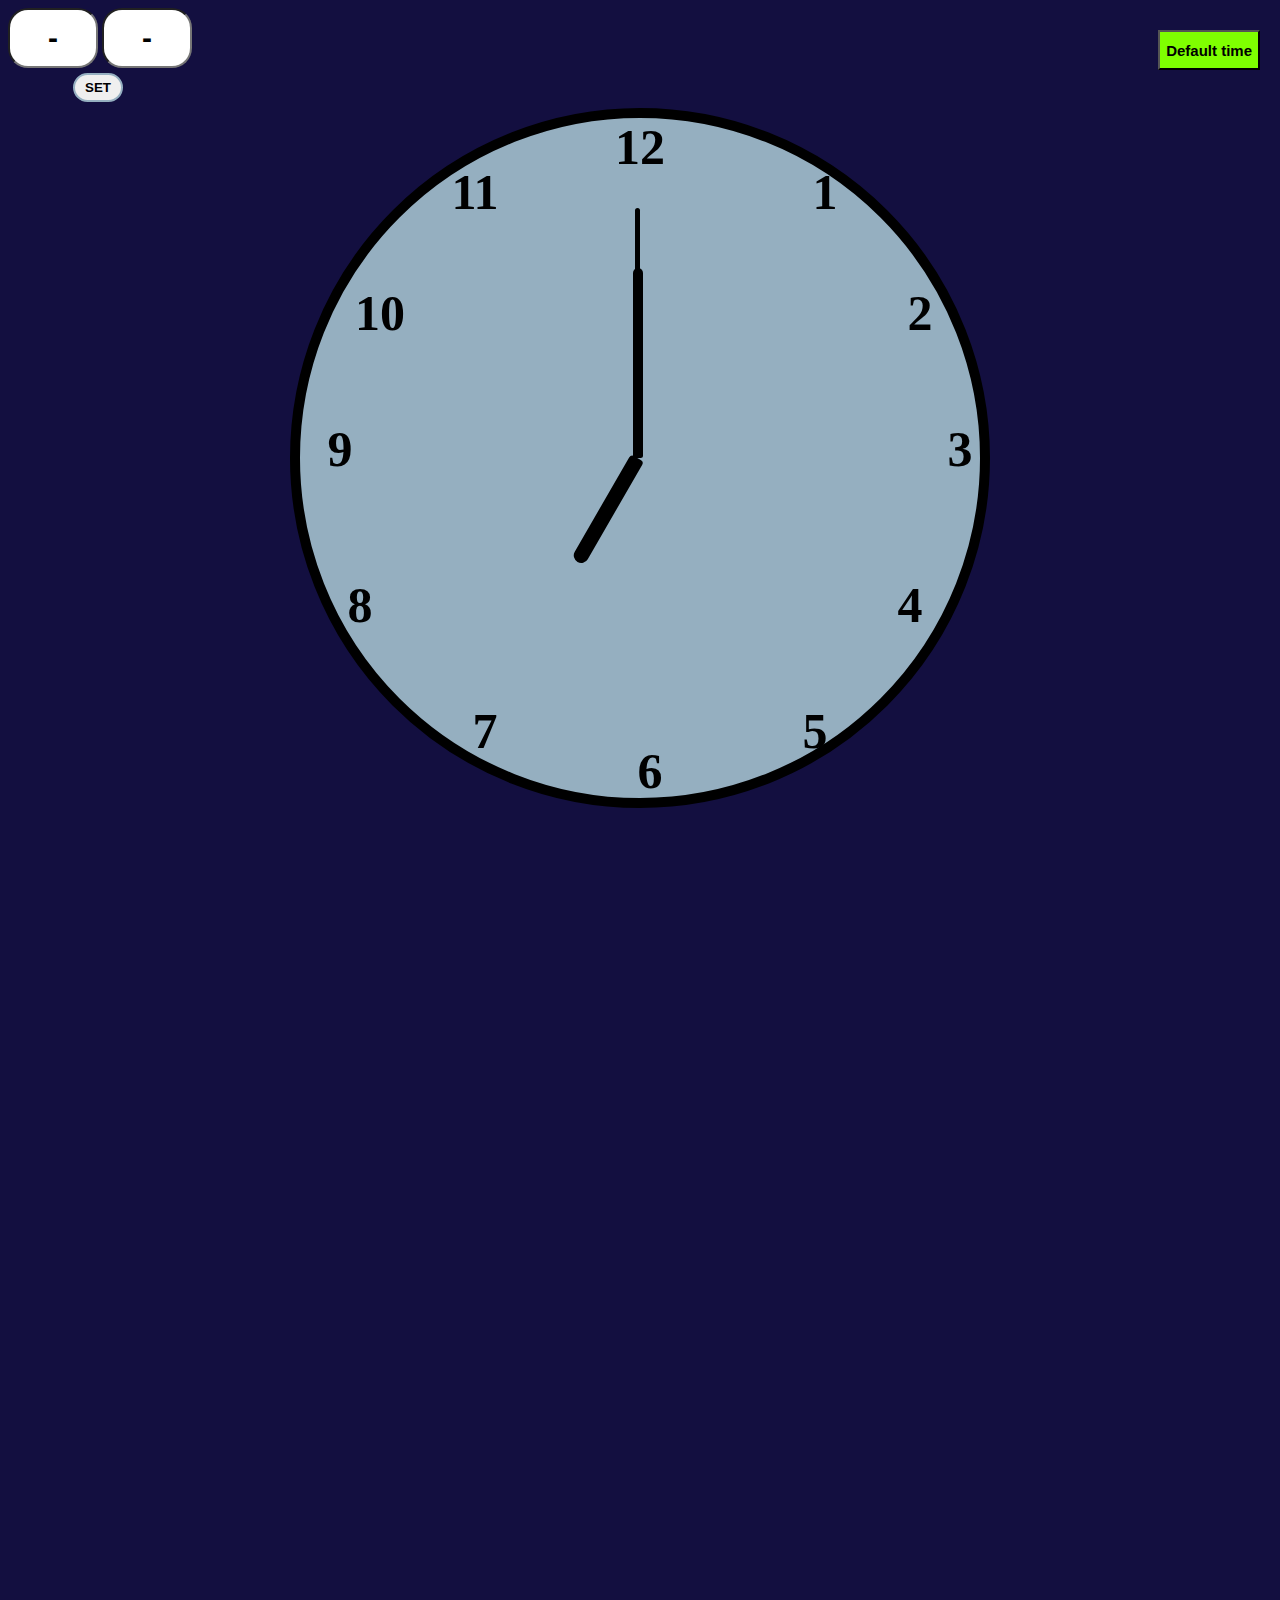
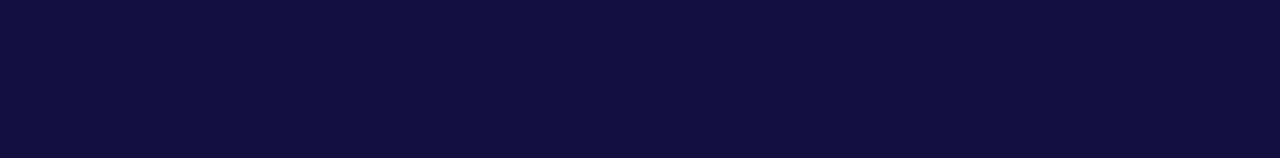
<file: AnalogClock/index.html>
<!DOCTYPE html>
<html lang="en">
<head>
    <meta charset="UTF-8">
    <meta http-equiv="X-UA-Compatible" content="IE=edge">
    <meta name="viewport" content="width=device-width, initial-scale=1.0">
    <title>Analog Clock</title>

    <link rel="apple-touch-icon" sizes="180x180" href="images/apple-touch-icon.png">
    <link rel="icon" type="image/png" sizes="32x32" href="images/favicon-32x32.png">
    <link rel="icon" type="image/png" sizes="16x16" href="images/favicon-16x16.png">
    <link rel="manifest" href="images/site.webmanifest">
    <link rel="mask-icon" href="images/safari-pinned-tab.svg" color="#5bbad5">
    <meta name="msapplication-TileColor" content="#da532c">
    <meta name="theme-color" content="#ffffff">

    <link rel="stylesheet" href="style.css">
</head>
<body>
    <button id="defaultTime">Default time</button>
    <div class="setter">
        <input type="text" name="" id="HOUR" class="setting" value="-">
        <input type="text" name="" id="MINUTE" class="setting"value="-">
        <button id="set">SET</button>
    </div>
    <div class="clockbody">
        <div class="number-11 number">11</div>
        <div class="number-12 number">12</div>
        <div class="number-1 number">1</div>
        <div class="number-10 number">10</div>
        <div class="number-2 number">2</div>
        <div class="number-9 number">9</div>
        <div class="number-3 number">3</div>
        <div class="number-8 number">8</div>
        <div class="number-4 number">4</div>
        <div class="number-7 number">7</div>
        <div class="number-6 number">6</div>
        <div class="number-5 number">5</div>
    </div>
    <div class="dials">
        <div id="minuteHand" style="transform: rotate(180deg);"></div>
        <div id="secHand" style="transform: rotate(180deg);"></div>
        <div id="hourHand" style="transform: rotate(180deg);"></div>
    </div>
    <script src="script.js"></script>
</body>
</html>
</file>
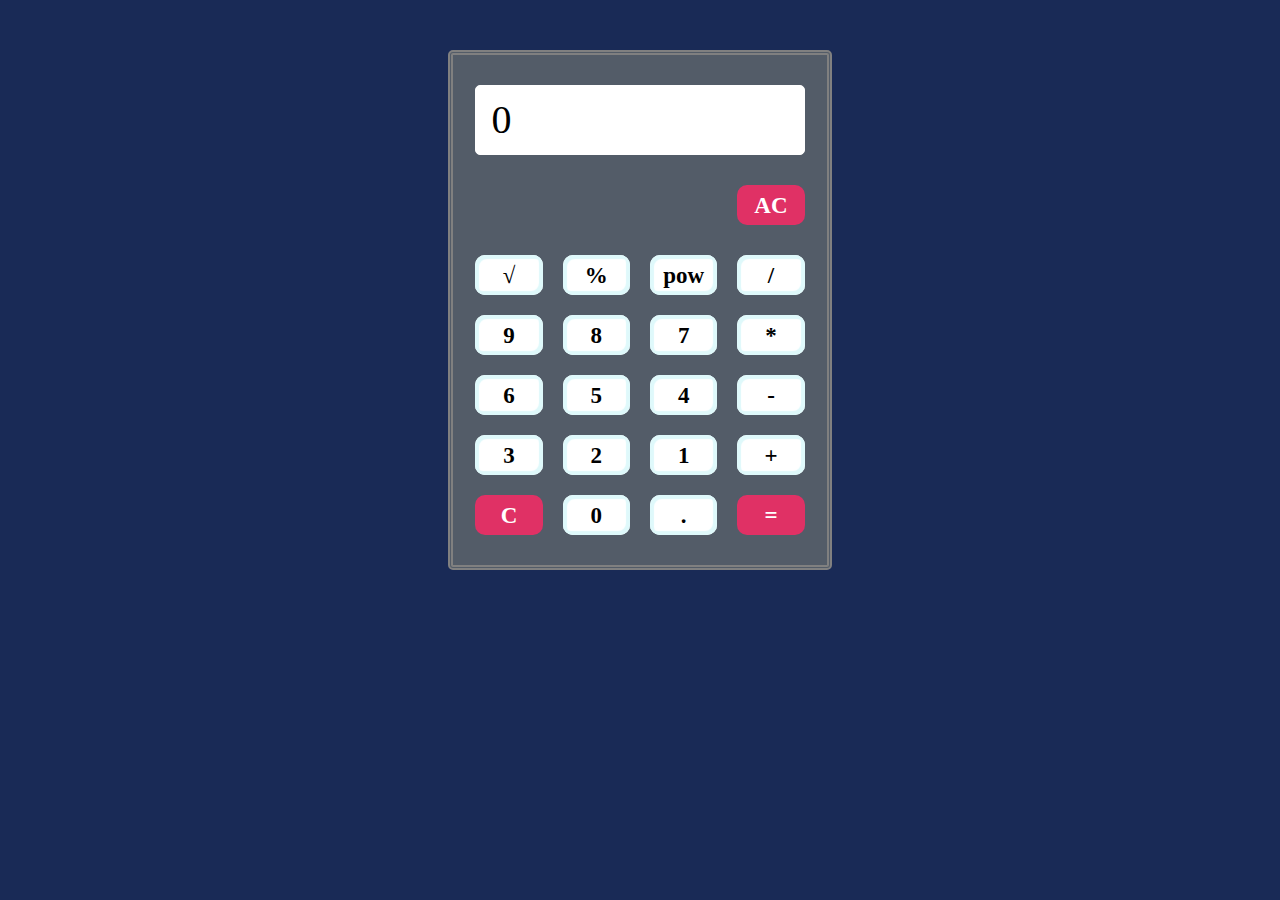
<file: Calculator/index.html>
<!DOCTYPE html>
<html lang="en">
<head>
    <meta charset="UTF-8">
    <meta http-equiv="X-UA-Compatible" content="IE=edge">
    <meta name="viewport" content="width=device-width, initial-scale=1.0">
    <title>Calculator</title>

    <link rel="apple-touch-icon" sizes="180x180" href="images/favicon_package_v0.16/apple-touch-icon.png">
    <link rel="icon" type="image/png" sizes="32x32" href="images/favicon_package_v0.16/favicon-32x32.png">
    <link rel="icon" type="image/png" sizes="16x16" href="images/favicon_package_v0.16/favicon-16x16.png">
    <link rel="manifest" href="images/favicon_package_v0.16/site.webmanifest">
    <link rel="mask-icon" href="images/favicon_package_v0.16/safari-pinned-tab.svg" color="#5bbad5">
    <meta name="msapplication-TileColor" content="#da532c">
    <meta name="theme-color" content="#ffffff">

    <link rel="stylesheet" href="style.css">
</head>
<body>
    <div class="container">
        <div id="main-display">
            0
        </div>
        <div id="AC" class="button">AC</div>
        <div id="root" class="button">√</div>
        <div id="percentage" class="button">%</div>
        <div id="power" class="button">pow</div>
        <div id="divide" class="button">/</div>
        <div id="b9" class="button">9</div>
        <div id="b8" class="button">8</div>
        <div id="b7" class="button">7</div>
        <div id="multiply" class="button">*</div>
        <div id="b6" class="button">6</div>
        <div id="b5" class="button">5</div>
        <div id="b4" class="button">4</div>
        <div id="minus" class="button">-</div>
        <div id="b3" class="button">3</div>
        <div id="b2" class="button">2</div>
        <div id="b1" class="button">1</div>
        <div id="plus" class="button">+</div>
        <div id="clear" class="button">C</div>
        <div id="b0" class="button">0</div>
        <div id="point" class="button">.</div>
        <div id="equals" class="button">=</div>
        
    </div>
    <script src="script.js"></script>
</body>
</html>
</file>
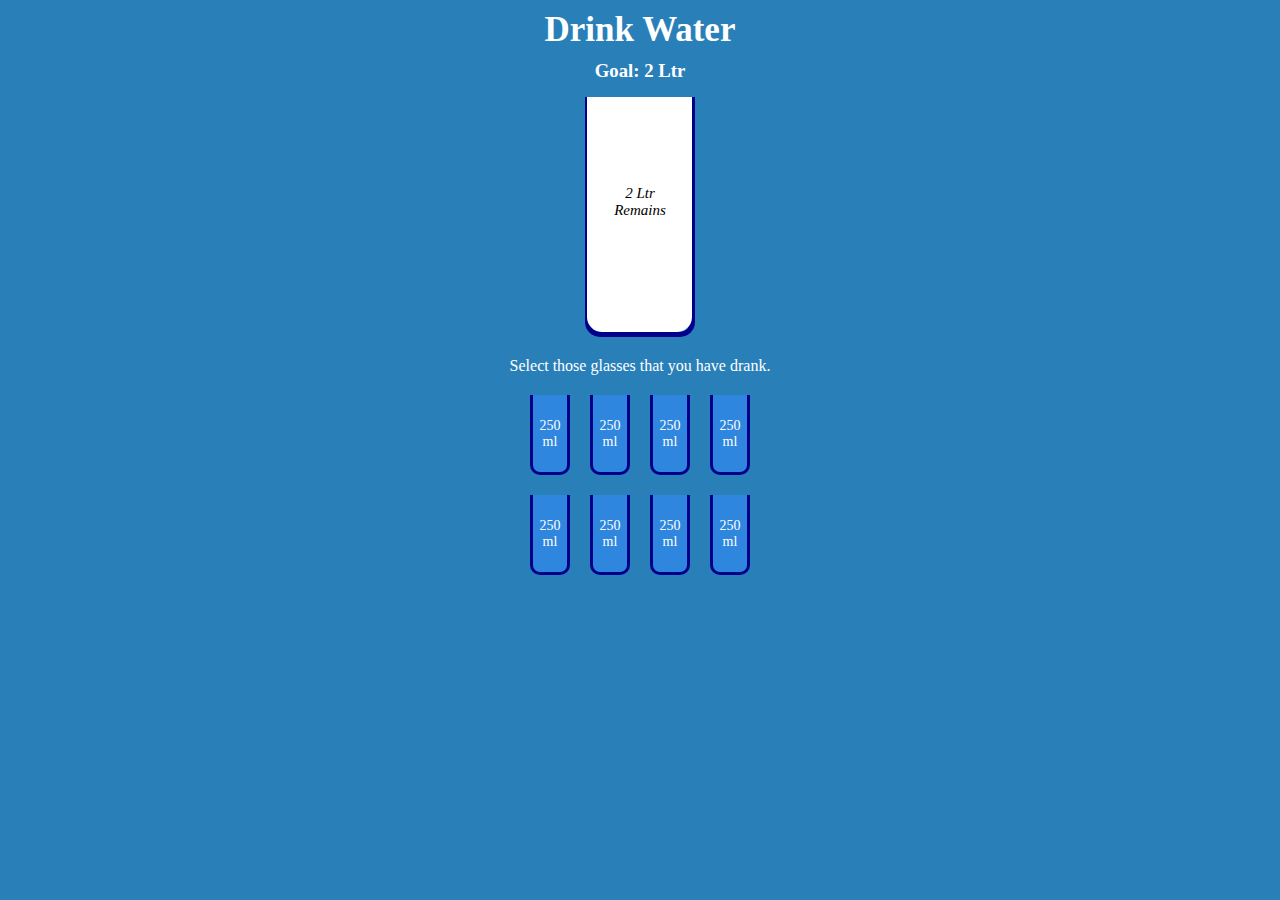
<file: DrinkWaterReminderApplication/index.html>
<!DOCTYPE html>
<html lang="en">
  <head>
    <meta charset="UTF-8" />
    <meta http-equiv="X-UA-Compatible" content="IE=edge" />
    <meta name="viewport" content="width=device-width, initial-scale=1.0" />
    <title>Document</title>

    <link rel="stylesheet" href="style.css" />

    <script src="https://ajax.googleapis.com/ajax/libs/jquery/3.6.0/jquery.min.js"></script>
  </head>
  <body>
    <div class="container">
      <h1 class="mainHead">Drink Water</h1>
      <h3 class="subHead">Goal: 2 Ltr</h3>
      <div class="bigGlass">
        <div id="bigGlassParts-1"></div>
        <div id="bigGlassParts-2"></div>
        <div id="bigGlassParts-3"></div>
        <div id="bigGlassParts-4">
          <p id="bigGlassValue">
            2L <br />
            Remained
          </p>
        </div>
        <div id="bigGlassParts-5"></div>
        <div id="bigGlassParts-6"></div>
        <div id="bigGlassParts-7"></div>
        <div id="bigGlassParts-8"></div>
      </div>
      <p class="indication">Select those glasses that you have drank.</p>
      <div class="smallGlassContainer">
        <div class="smallGlass" id="glass1">
          250
          <br />
          ml
        </div>
        <div class="smallGlass">
          250
          <br />
          ml
        </div>
        <div class="smallGlass">
          250
          <br />
          ml
        </div>
        <div class="smallGlass">
          250
          <br />
          ml
        </div>
        <div class="smallGlass">
          250
          <br />
          ml
        </div>
        <div class="smallGlass">
          250
          <br />
          ml
        </div>
        <div class="smallGlass">
          250
          <br />
          ml
        </div>
        <div class="smallGlass">
          250
          <br />
          ml
        </div>
      </div>
    </div>
    <script src="./script.js"></script>
  </body>
</html>
</file>
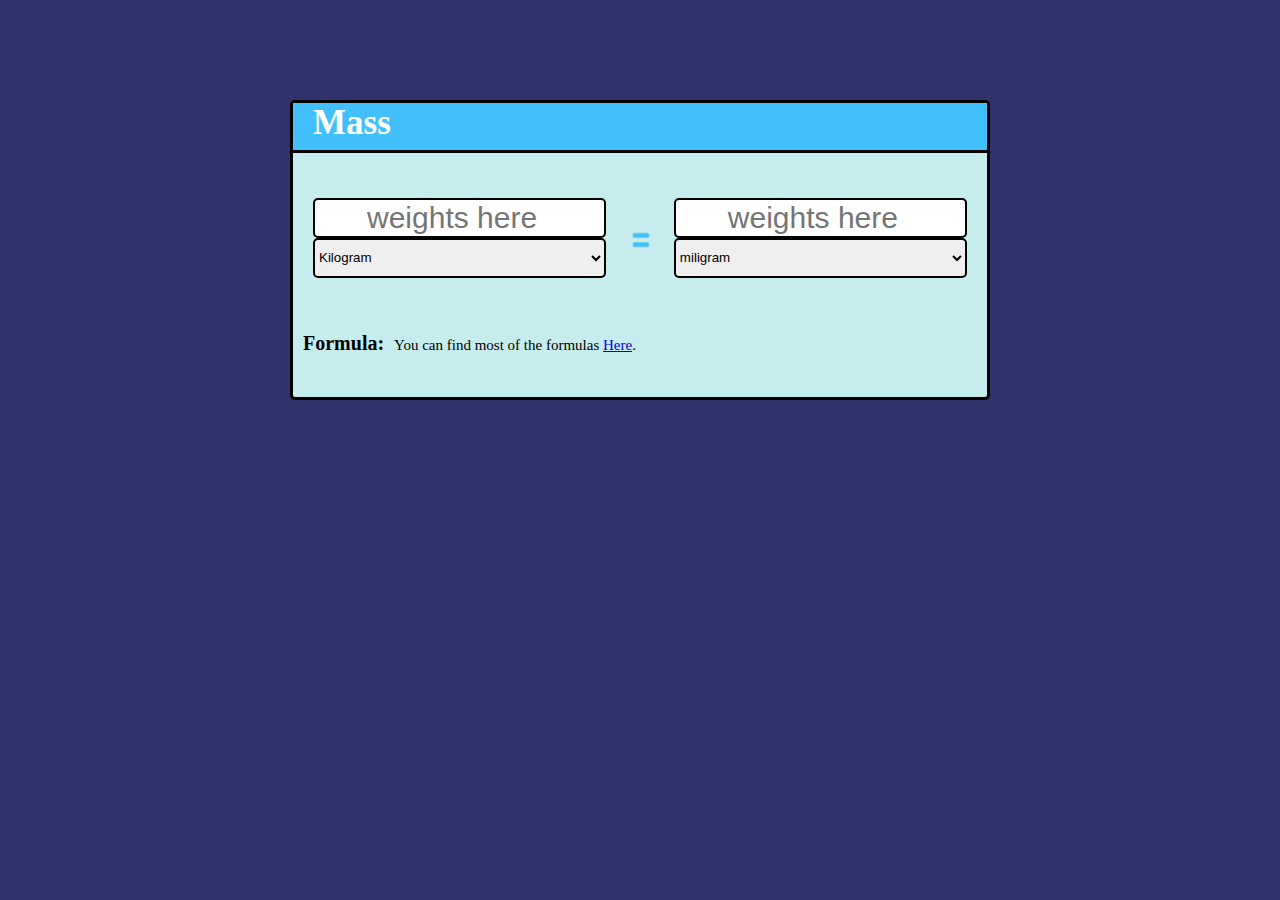
<file: MassConverter/index.html>
<!DOCTYPE html>
<html lang="en">
<head>
    <meta charset="UTF-8">
    <meta http-equiv="X-UA-Compatible" content="IE=edge">
    <meta name="viewport" content="width=device-width, initial-scale=1.0">
    <title>Mass converter</title>

    <link rel="apple-touch-icon" sizes="180x180" href="images/favicons/apple-touch-icon.png">
    <link rel="icon" type="image/png" sizes="32x32" href="images/favicons/favicon-32x32.png">
    <link rel="icon" type="image/png" sizes="16x16" href="images/favicons/favicon-16x16.png">
    <link rel="manifest" href="images/favicons/site.webmanifest">
    <link rel="mask-icon" href="images/favicons/safari-pinned-tab.svg" color="#5bbad5">
    <meta name="msapplication-TileColor" content="#da532c">
    <meta name="theme-color" content="#ffffff">

    <link rel="stylesheet" href="style.css">
</head>
<body>
    <div class="container">
        <div class="heading">Mass</div>
        <div class="valueRight">
            <input type="number" name="" id="leftValue" placeholder="weights here">
            <select name="" id="selectionLeft">
                <option value="Tonne" >Tonne</option>
                <option value="Kilogram" selected>Kilogram</option>
                <option value="gram">gram</option>
                <option value="milligram">miligram</option>
                <option value="microgram">microgram</option>
                <option value="imperial tonne">imperial tonne</option>
                <option value="us tonne">us tonne</option>
                <option value="stone">stone</option>
                <option value="pounds">pounds</option>
                <option value="ounce">ounce</option>
            </select>
        </div>
        <img src="images/EQUAL-TO.png" alt="" class="img">
        <div class="valueRight">
            <input type="number" name="" id="rightValue"  placeholder="weights here">
            <select name="" id="selectionRight">
                <option value="Tonne" >Tonne</option>
                <option value="Kilogram">Kilogram</option>
                <option value="gram">gram</option>
                <option value="milligram" selected>miligram</option>
                <option value="microgram">microgram</option>
                <option value="imperial tonne">imperial tonne</option>
                <option value="us tonne">us tonne</option>
                <option value="stone">stone</option>
                <option value="pounds">pounds</option>
                <option value="ounce">ounce</option>
            </select>
        </div>
        <div class="footer">
            <label for="">Formula:</label>
            <p id="formula">You can find most of the formulas <a href="https://qph.fs.quoracdn.net/main-qimg-c787f3961ac300c3d6a8dadc2cc09a82" target="_blank">Here</a>.</p>
        </div>
    </div>
    <script src="script.js"></script>
</body>
</html>
</file>
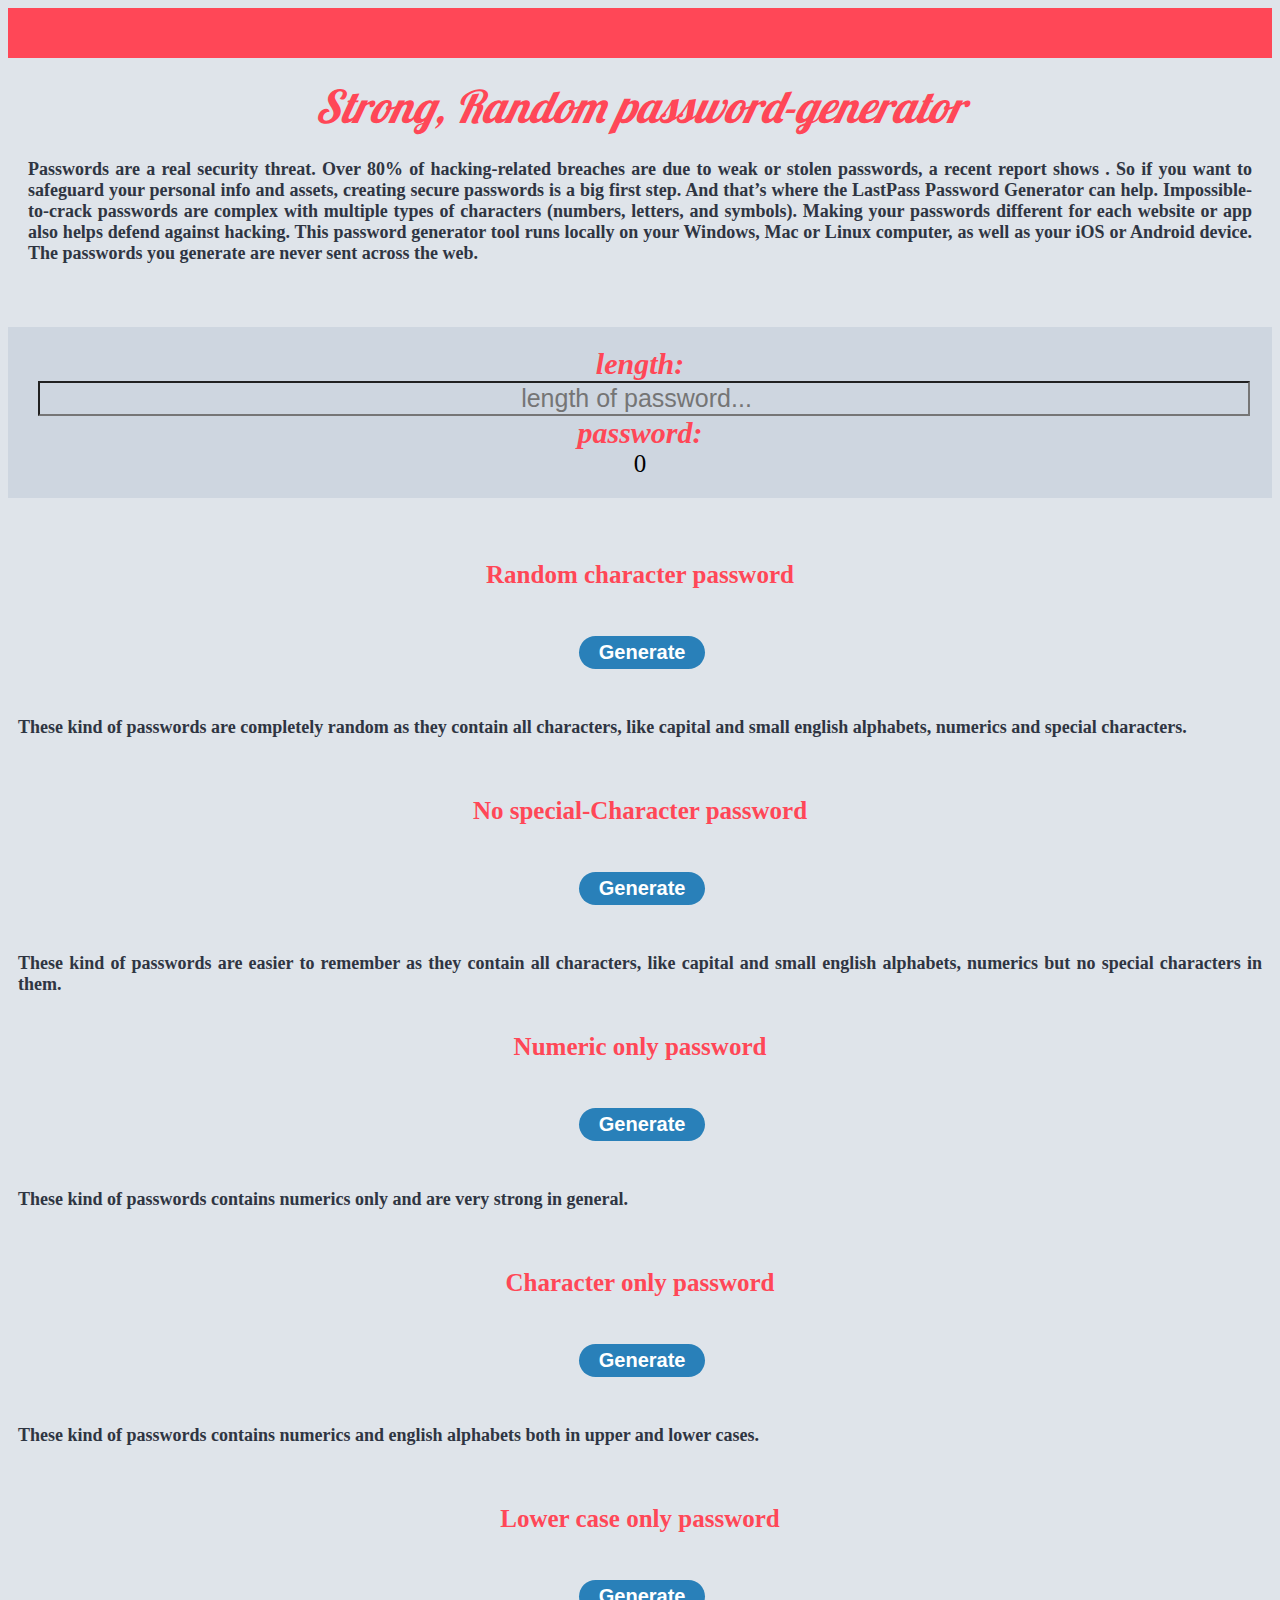
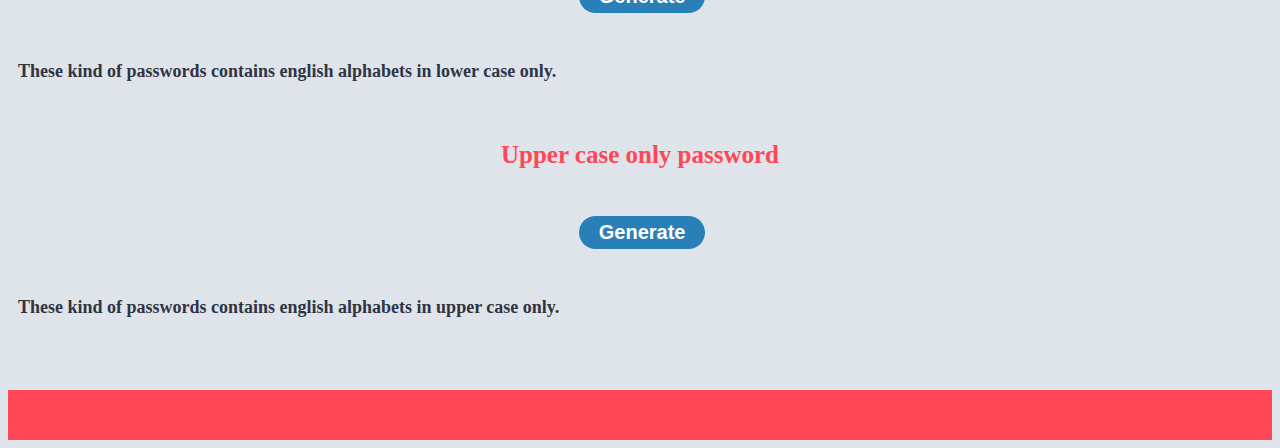
<file: PassWordGeneratorApplication/index.html>
<!DOCTYPE html>
<html>
    <head>
        <meta charset="utf-8">
        <meta name="viewport" content="width=device-width, initial-scale=1">
        <link href="https://cdn.jsdelivr.net/npm/bootstrap@5.2.0-beta1/dist/css/bootstrap.min.css" rel="stylesheet" integrity="sha384-0evHe/X+R7YkIZDRvuzKMRqM+OrBnVFBL6DOitfPri4tjfHxaWutUpFmBp4vmVor" crossorigin="anonymous">
        <title>Password Generator</title>
        <link rel="stylesheet" href="style.css">

        <link rel="preconnect" href="https://fonts.googleapis.com">
        <link rel="preconnect" href="https://fonts.gstatic.com" crossorigin>
        <link href="https://fonts.googleapis.com/css2?family=Cedarville+Cursive&display=swap" rel="stylesheet">

        <link rel="preconnect" href="https://fonts.googleapis.com">
        <link rel="preconnect" href="https://fonts.gstatic.com" crossorigin>
        <link href="https://fonts.googleapis.com/css2?family=Lobster&display=swap" rel="stylesheet">

        <link rel="preconnect" href="https://fonts.googleapis.com">
        <link rel="preconnect" href="https://fonts.gstatic.com" crossorigin>
        <link href="https://fonts.googleapis.com/css2?family=Varela+Round&display=swap" rel="stylesheet">

        <link rel="preconnect" href="https://fonts.googleapis.com">
        <link rel="preconnect" href="https://fonts.gstatic.com" crossorigin>
        <link href="https://fonts.googleapis.com/css2?family=Indie+Flower&display=swap" rel="stylesheet">

        <link rel="preconnect" href="https://fonts.googleapis.com">
        <link rel="preconnect" href="https://fonts.gstatic.com" crossorigin>
        <link href="https://fonts.googleapis.com/css2?family=Satisfy&display=swap" rel="stylesheet">


        <link rel="apple-touch-icon" sizes="180x180" href="./favicon/apple-touch-icon.png">
        <link rel="icon" type="image/png" sizes="32x32" href="./favicon/favicon-32x32.png">
        <link rel="icon" type="image/png" sizes="16x16" href="./favicon/favicon-16x16.png">
        <link rel="manifest" href="./favicon/site.webmanifest">
        <link rel="mask-icon" href="./favicon/safari-pinned-tab.svg" color="#5bbad5">
        <meta name="msapplication-TileColor" content="#da532c">
        <meta name="theme-color" content="#ffffff">
    </head>
    <body>
        <div class="container-fluid wrapper">
            <div class="row top">
            </div>

            <div class="row banner">
                <div class="col-lg-4 col-12">
                    <h1 class="firstHeading">Strong, Random password-generator</h1>
                </div>
                <div class="col-lg-8 col-12">
                    <p class="para">
                        Passwords are a real security threat. Over 80% of hacking-related breaches are due to weak or stolen passwords, a recent report shows . So if you want to safeguard your personal info and assets, creating secure passwords is a big first step. And that’s where the LastPass Password Generator can help. Impossible-to-crack passwords are complex with multiple types of characters (numbers, letters, and symbols). Making your passwords different for each website or app also helps defend against hacking. This password generator tool runs locally on your Windows, Mac or Linux computer, as well as your iOS or Android device. The passwords you generate are never sent across the web.
                    </p>
                </div>
            </div>
            <div class="row" id="utility">
                <div class="col-12 displayRow">
                    <div class="row">
                        <div class="col-lg-2 col-sm-6 col-4">
                            <h1 class="rowhead">length:</h1>
                        </div>
                        <div class="col-lg-2 col-sm-6 col-8">
                            <input type="number" name="number" value id="length" placeholder="length of password...">
                        </div>
                        <div class="col-lg-2 offset-lg-2 col-sm-6 col-4">
                            <h4 class="rowhead a">password:</h4>
                        </div>
                        <div class="col-lg-4 col-sm-6 col-8" id="display">
                            0
                        </div>
                    </div>
                </div>

                <div class="passtype col-xl-4 col-sm-6">
                    <h3 class="heading">Random character password</h3>
                    <button class="butn" id="rand">Generate</button>
                    <p class="para">These kind of passwords are completely random as they contain all characters, like capital and small english alphabets, numerics and special characters.</p>
                </div>

                <div class="passtype col-xl-4 col-sm-6">
                    <h3 class="heading">No special-Character password</h3>
                    <button class="butn" id="noChar">Generate</button>
                    <p class="para">These kind of passwords are easier to remember as they contain all characters, like capital and small english alphabets, numerics  but no special characters in them.</p>
                </div>

                <div class="passtype col-xl-4 col-sm-6">
                    <h3 class="heading">Numeric only password</h3>
                    <button class="butn" id="numOnly">Generate</button>
                    <p class="para">These kind of passwords contains numerics only and are very strong in general.</p>
                </div>

                <div class="passtype col-xl-4 col-sm-6 ">
                    <h3 class="heading">Character only password</h3>
                    <button class="butn" id="noNum">Generate</button>
                    <p class="para">These kind of passwords contains numerics and english alphabets both in upper and lower cases.</p>
                </div>

                <div class="passtype col-xl-4 col-sm-6 ">
                    <h3 class="heading">Lower case only password</h3>
                    <button class="butn" id="allSmall">Generate</button>
                    <p class="para">These kind of passwords contains english alphabets in lower case only.</p>
                </div>

                <div class="passtype col-xl-4 col-sm-6 ">
                    <h3 class="heading">Upper case only password</h3>
                    <button class="butn" id="allCaps">Generate</button>
                    <p class="para">These kind of passwords contains english alphabets in upper case only.</p>
                </div>

            </div>
            <div class="row top">

            </div>
        </div>
        <script src="script.js"></script>
        <script src="https://cdn.jsdelivr.net/npm/bootstrap@5.2.0-beta1/dist/js/bootstrap.bundle.min.js" integrity="sha384-pprn3073KE6tl6bjs2QrFaJGz5/SUsLqktiwsUTF55Jfv3qYSDhgCecCxMW52nD2" crossorigin="anonymous"></script>
    </body>
</html>
</file>
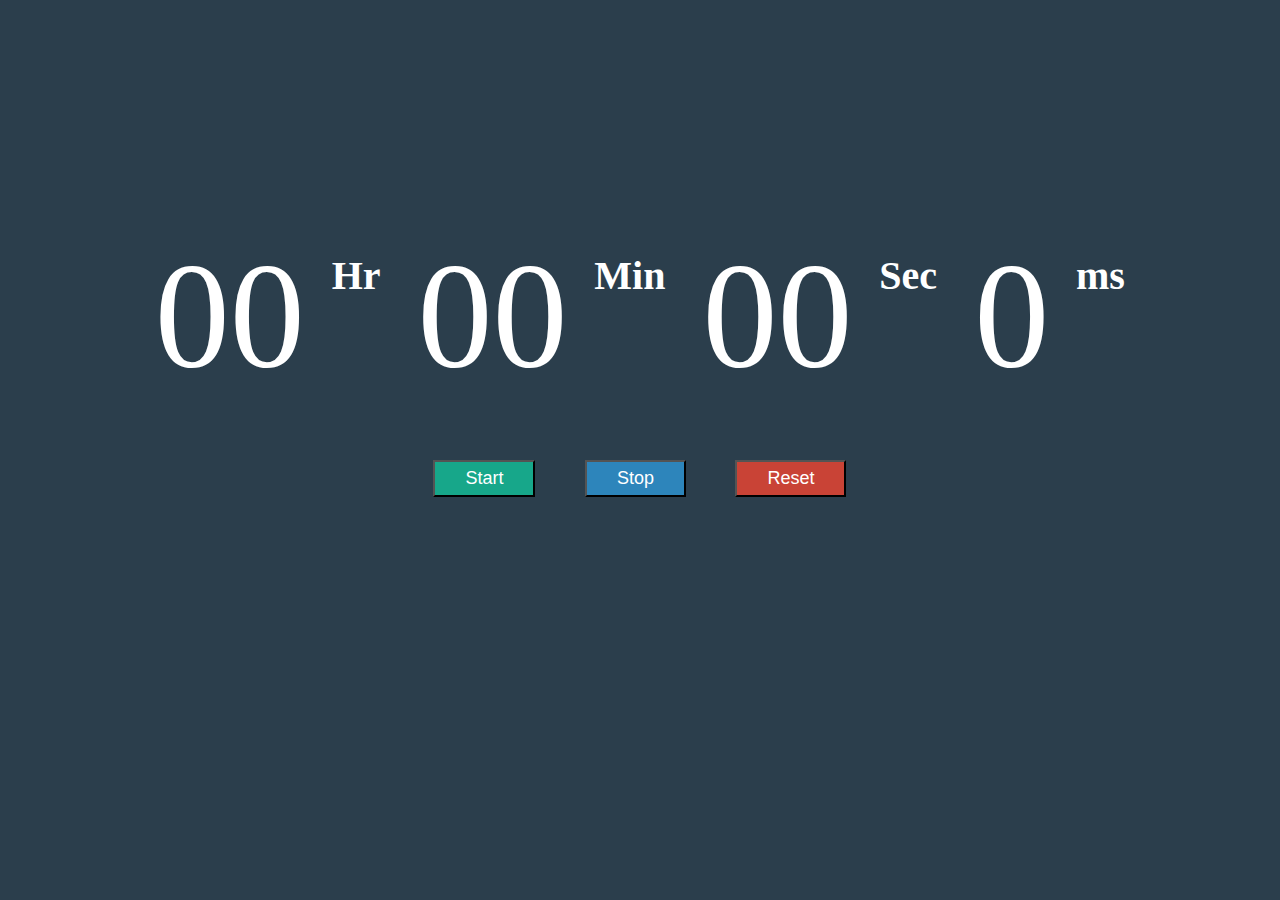
<file: Stopwatch/index.html>
<!DOCTYPE html>
<html lang="en">
<head>
    <meta charset="UTF-8">
    <meta http-equiv="X-UA-Compatible" content="IE=edge">
    <meta name="viewport" content="width=device-width, initial-scale=1.0">
    <title>100 Hrs Stopwatch</title>

    <link rel="apple-touch-icon" sizes="180x180" href="favicons/apple-touch-icon.png">
    <link rel="icon" type="image/png" sizes="32x32" href="favicons/favicon-32x32.png">
    <link rel="icon" type="image/png" sizes="16x16" href="favicons/favicon-16x16.png">
    <link rel="manifest" href="favicons/site.webmanifest">
    <link rel="mask-icon" href="favicons/safari-pinned-tab.svg" color="#5bbad5">
    <meta name="msapplication-TileColor" content="#da532c">
    <meta name="theme-color" content="#ffffff">

    <link rel="stylesheet" href="style.css">
</head>
<body>
    <div class="container">
        <p id="hours">00</p> 
        <h3>Hr</h3>
        <p id="minutes">00</p> 
        <h3>Min</h3>
        <p id="seconds">00</p> 
        <h3>Sec</h3>
        <p id="ms">0</p> 
        <h3>ms</h3>
    </div>
    <div class="btn-container">
        <button class="btn" id="start">Start</button>
        <button class="btn" id="stop">Stop</button>
        <button class="btn" id="reset">Reset</button>
    </div>
    <script src="scrip-2.js"></script>
</body>
</html>
</file>
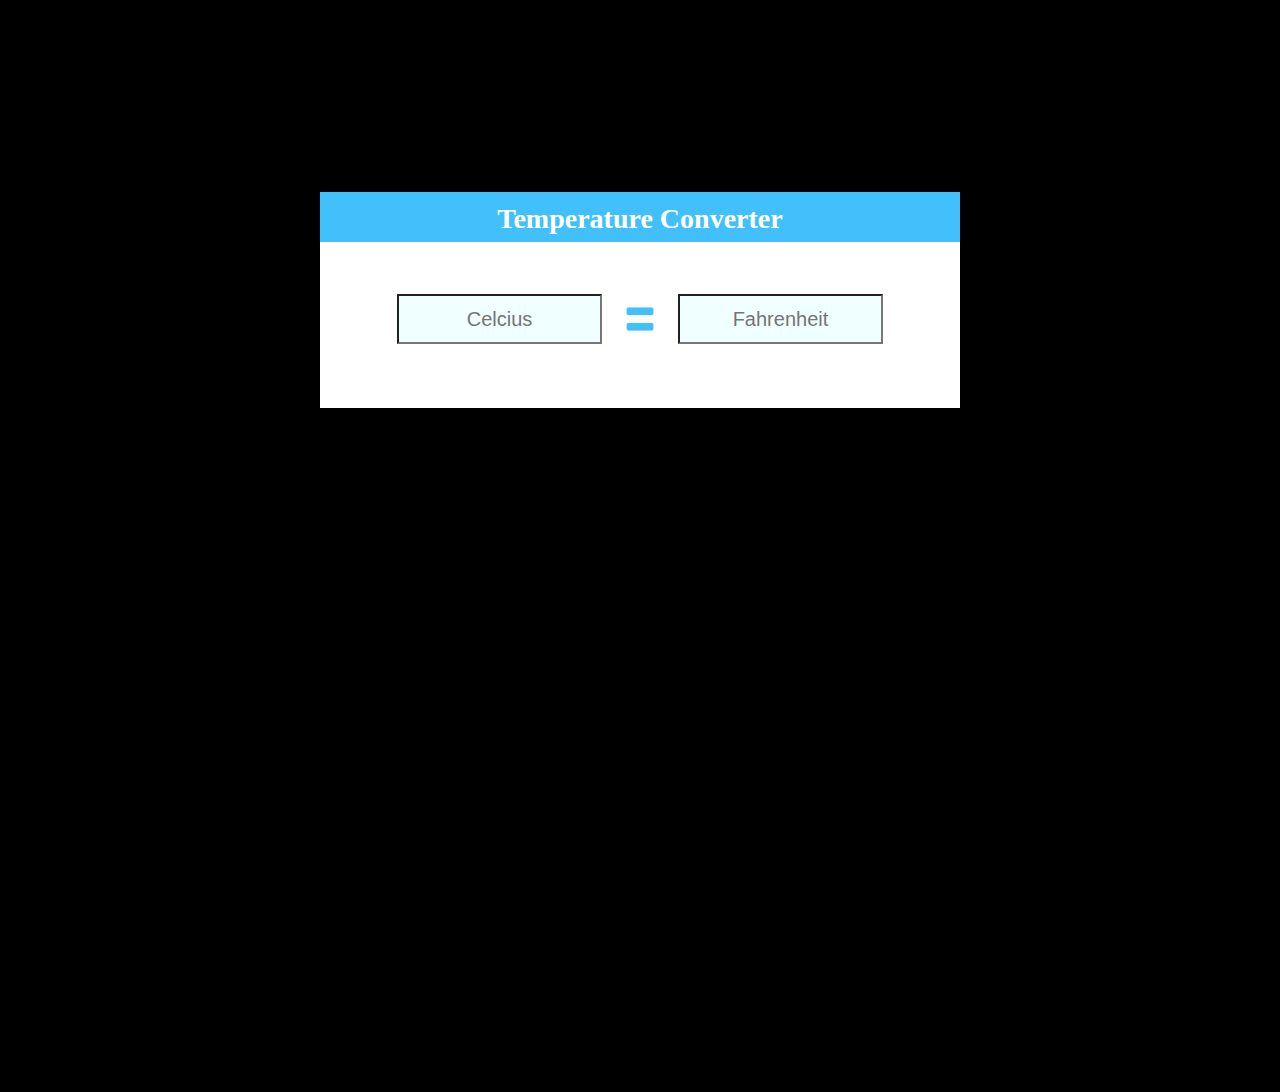
<file: TemperatureConverter/index.html>
<!DOCTYPE html>
<html lang="en">
<head>
    <meta charset="UTF-8">
    <meta http-equiv="X-UA-Compatible" content="IE=edge">
    <meta name="viewport" content="width=device-width, initial-scale=1.0">
    <title>Temperature Converter</title>
    <link rel="stylesheet" href="style.css">
</head>
<body>
    <div class="container">
        <h1 class="heading">Temperature Converter</h1>
        <div class="sub-cont">
            <input type="text" name="celcius" id="Celcius" class="input-field" placeholder="Celcius">
            <img src="EQUAL-TO.png" alt="=">
            <input type="text" name="fahrenheit" id="Fahrenheit" class="input-field" placeholder="Fahrenheit"> 
        </div>
    </div>
    <script src="script.js"></script>
</body>
</html>
</file>
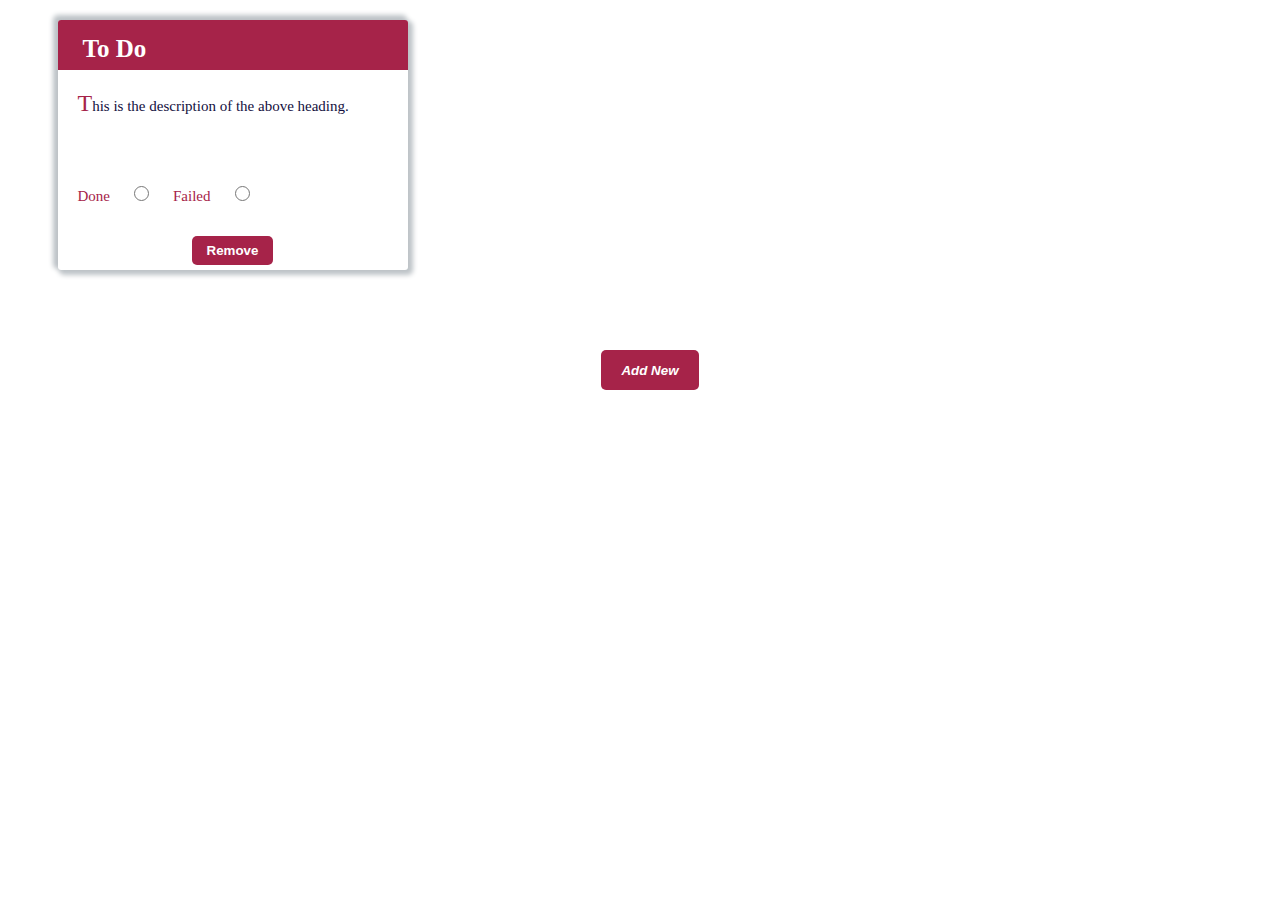
<file: ToDoListWebApp/index.html>
<!DOCTYPE html>
<html lang="en">
  <head>
    <meta charset="UTF-8" />
    <meta http-equiv="X-UA-Compatible" content="IE=edge" />
    <meta name="viewport" content="width=device-width, initial-scale=1.0" />
    <title>To do list </title>

    <link rel="stylesheet" href="index.css" />
  </head>
  <body>
    <!-- overlay  -->
    <form action="" method="post">
      <div class="overlay">
        <div>
          <span>Heading:</span>
          <input
            type="text"
            name="headerText"
            id="headText"
            required
            placeholder="To do..."
            maxlength="60"
          />
        </div>

        <div>
          <span>Content:</span>
          <input
            type="text"
            name="paraText"
            id="paraText"
            required
            placeholder="Lorem ipsum dolor telos tresdew."
            maxlength="150"
          />
        </div>

        <div id="submitHolder">
          <input name="submitBtn" id="submitBtn" value="Add" />
          <input type="reset" name="resetBtn" id="resetBtn" value="Cancel" />
        </div>
      </div>
    </form>

    <div class="container">
      <!-- task-1 -->
      <div class="taskContainer" id="t1">
        <div class="head">
          <h1>To do</h1>
        </div>

        <div class="content">
          <p>
            This is the description of the above heading.
          </p>
        </div>

        <div class="radios">
          <form action="" method="post">
            <span>Done</span>
            <input
              type="radio"
              name="task"
              class="radio"
              id="true"
              value="true"
            />
            <span>Failed</span>
            <input
              type="radio"
              name="task"
              class="radio"
              id="false"
              value="false"
            />
          </form>
        </div>

        <div class="btnHolder">
          <button class="deleteTask">Remove</button>
        </div>
      </div>
    </div>

    
    <div class="header">
      <button id="addNewTask">Add New</button>
    </div>
    <script src="https://ajax.googleapis.com/ajax/libs/jquery/3.6.0/jquery.min.js"></script>
    <script src="index.js"></script>
  </body>
</html>
</file>
<file: AnalogClock/style.css>
*{
    box-sizing: border-box;
    /* border: 0.5px solid red; */
}
body{
    background-color: #130f40;
}

.setter{
    display: fixed;
    top:10px;
    right:10px;
    height: 100px;
    width:220px;
    z-index: 100;
}
.setting{
    border-radius: 20px;
    font-size: 30px;
    height: 60px;
    font-weight: 900;
    width: 90px;
    text-align: center;
}
#set{
    margin: 5px 65px;
    width: 50px;
    border:2px solid #95afc0;
    padding: 5px 5px;
    border-radius: 50px;
    font-weight: 900;
    cursor:pointer;
}






.clockbody{
    background-color: #95afc0;
    height: 700px;
    width: 700px;
    margin: 0px auto;
    display: grid;
    padding: 50px;
    column-gap:150px;
    grid-template-columns: 100px 100px 100px;
    border: 10px solid black;
    border-radius: 50%;
    row-gap: 50px;
    z-index: 1;
}
.number-1{
    position: relative;
    bottom:5px;
    right:75px
}
.number-2{
    grid-column-start: 3;
    position: relative;
    bottom:10px;
    left:20px
}
.number-3{
    grid-column-start: 3;
    position: relative;
    left:60px;
}
.number-4{
    grid-column-start: 3;
    position: relative;
    left:10px;
    top:30px;
}
.number-5{
    position: relative;
    right:85px;
    top:30px
}
.number-6{
    position: relative;
    top:70px
}
.number-7{
    top:10px;
    position: relative;
    left:85px;
    top:30px
}
.number-8{
    position: relative;
    right:40px;
    top:30px
}
.number-9{
    position: relative;
    right:60px;
}
.number-10{
    position: relative;
    bottom:10px;
    right:20px
}
.number-11{
    position: relative;
    bottom:5px;
    left:75px
}
.number-12{
    position: relative;
    bottom:50px;
    right:10px
}
.number{
    text-align: center;
    font-size: 50px;
    font-weight: 900;
    color: black;
    height: fit-content;
}

.dials{
    z-index: 2;
    display: flex;
    height: 700px;
    justify-content: center;
    align-content: center;
    position: relative;
    bottom:700px;
    margin: 0px auto;
    height: fit-content;
    margin: 350px auto;
}
#minuteHand{
    position: relative;
    height: 190px;
    transform-origin: 5px 0px;
    width:10px;
    background-color: black;
    z-index: 10;
    left:7.5px;
    border-radius: 5px 5px 10px 10px;
}
#hourHand{
    position: relative;
    height: 120px;
    transform-origin: 7.5px 0px;
    width:15px;
    background-color: black;
    z-index: 12;
    right:10px;
    border-radius: 5px 5px 10px 10px;
}
#secHand{
    position: relative;
    transform-origin: 2.5px 0px; 
    height: 250px;
    width:5px;
    background-color: black;
    z-index: 11;
    border-radius: 5px 5px 10px 10px;
}

#defaultTime{
    position: fixed;
    top:30px;
    right:20px;
    z-index: 190;
    height: 40px;
    width: fit-content;
    background-color:chartreuse;
    color:black;
    font-weight: 900;
    font-size: 15px;
    cursor:pointer;
}

/* responsiveness  */
</file>
<file: Calculator/style.css>
/* 
mast green - #badc58
mast blue - #30336b
lyt blue - #dff9fb
*/

*{
    margin: 0px;
    padding: 0px;
    box-sizing: border-box;
}
body{
    background-color: white;
    height: 100%;
    width: 100%;
    background-color: #192a56;
}
.container{
    background-color: #535c68;
    display: grid;
    grid-template-columns: 18% 18% 18% 18%;
    column-gap: 20px;
    row-gap: 20px;
    padding: 30px 0px;
    height:80%;
    width:30%;
    margin: 50px 35% auto 35%;
    text-align: center;
    border: 5px double gray;
    justify-content:center;
    border-radius: 5px;
    /* box-shadow: 5px 5px 15px 10px #30336b; */
}
#main-display{
    grid-column-start: 1;
    grid-column-end: 5;
    height: 70px;
    border:1px solid white;
    background-color: white;
    margin-bottom: 10px;
    text-align: left;
    font-size: 40px;
    padding-top:10px;
    padding-left: 15px;
    border-radius: 5px;
    cursor:grab;
}
.button{
    /* border:1px solid white; */
    background-color: white;
    color:black;
    font-weight: 900;
    height:40px;
    text-align: center;
    font-size: 23px;
    padding-top: 8px;
    border-radius: 10px;
    box-shadow:inset 2px 2px 1px 2px  #dff9fb, inset -2px -2px 1px 2px  #dff9fb ;
}
.button:hover{
    cursor: pointer;
}
#AC{
    grid-column-start: 0;
    grid-column-end: 5;
    background-color: #e03165;
    margin-bottom: 10px;
    color:white;
    box-shadow: none;
}
#clear,#equals{
    background-color: #e03165;
    color:white;
    box-shadow:none;
}

 /* responsiveness */

 @media screen and (max-width:900px) {
    .container{
        grid-template-columns: 18% 18% 18% 18%;
        column-gap: 20px;
        row-gap: 20px;
        padding: 30px 0px;
        height:60%;
        width:50%;
        margin: 50px 25% auto 25%;
    }
    .button{
        font-weight: 800;
        height:30px;
        text-align: center;
        font-size: 20px;
        padding-top: 8px;
    }
 } 


 @media screen and (max-width:700px) {
    .container{
        grid-template-columns: 17% 17% 17% 17%;
        column-gap: 18px;
        row-gap: 18px;
        padding: 30px 0px;
        height:60%;
        width:60%;
        margin: 50px 20% auto 20%;
    }
    .button{
        /* border:1px solid white; */
        font-weight: 800;
        height:30px;
        font-size: 18px;
        padding-top: 6px;
    }
 }

 @media screen and (max-width:500px) {
    .container{
        grid-template-columns: 18% 18% 18% 18%;
        column-gap: 15px;
        row-gap: 15px;
        padding: 30px 0px;
        height:50%;
        width:90%;
        margin: 50px auto;
    }
    .button{
        /* border:1px solid white; */
        font-weight: 700;
        height:30px;
        text-align: center;
        font-size: 15px;
        padding-top: 8px;
    }
 }
</file>
<file: DrinkWaterReminderApplication/style.css>
* {
  /* border:1px solid black; */
  margin: 0px;
  box-sizing: border-box;
}
body {
  background-color: #2980b9;
  height: 100vh;
  width: 100vw;
  overflow: auto;
  display: flex;
  justify-content: center;
}
.mainHead,
.subHead,
.indication {
  text-align: center;
  color: white;
  margin: 10px 0px;
  padding: 0px 40px;
}
.mainHead{
    font-size: 35px;
}
.indication {
  margin: 20px 0px;
}
.bigGlass {
  background-color: white;
  background-color: #2e86de;
  height: 240px;
  width: 110px;
  margin: 15px auto;
  border-radius: 0px 0px 15px 15px;
  display: flex;
  flex-flow: column;
  justify-content: center;
  align-items: center;
  border: 5px solid darkblue;
  border-top: 0px;
}
.bigGlass div{
    height: 30px;
    width: 105px;
    text-align: center;
    font-style: italic;
    background-color: white;
}
#bigGlassParts-8{
  border-radius: 0px 0px 15px 15px;

}
.bigGlass p{
    color: black;
    font-size: 20px;
}
.smallGlassContainer {
  display: grid;
  grid-template-columns: 15% 15% 15% 15%;
  flex-wrap: wrap;
  justify-content: space-evenly;
  row-gap: 20px;
  padding: 0px 40px;
}
.smallGlass {
  width: 100%;
  height: 80px;
  display: flex;
  align-items: center;
  justify-content: center;
  text-align: center;
  border-radius: 0px 0px 10px 10px;
  border: 3px solid darkblue;
  border-top: 0px;
  background-color: #2e86de;
  font-size: 14px;
  color:white
}
.smallGlassFlip{
    background-color: white;
    color: black;
}
</file>
<file: MassConverter/style.css>
*{
    box-sizing: border-box;
    /* border:1px solid red; */
}

body{
    background-color:#30336b;
}
.container{
    margin: 100px auto;
    height: 300px;
    width:700px;
    display: grid;
    grid-template-columns: 48% 4% 48%;
    row-gap: 10px;
    background-color: #c7ecee;
    border:3px solid black;
    border-radius: 5px;
}
.heading{
    background-color: #42c0fb;
    color:white;
    font-weight: 900;
    font-size: 35px;
    padding-left: 20px;
    grid-column-start: 1;
    grid-column-end: 4;
    height: 50px;
    border-bottom:3px solid black;
}
.valueRight{
    height: 100px;
    padding: 10px 20px;

}
.valueRight input{
    text-align: center;
    font-size: 30px;
    display: block;
    height: 40px;
    width: 100%;
    border:2px solid black;
    border-collapse: collapse;
    border-radius: 5px;
}
.valueRight select{
    border-radius: 5px;
    display: block;
    height: 40px;
    width: 100%;
    cursor:grab;
    font-weight: 400;
    border:2px solid black;
}
.img{
    height: 30px;
    width:30px;
    margin-top: 135%;
}
.footer{
    grid-column-start: 1;
    grid-column-end: 4;
    height: 50px;
    display: flex;
    align-content: flex-start;
}
.footer label{
    height: 40px;
    padding: 10px;
    font-size: 20px;
    display: inline-block;
    font-weight: 900;
}
.footer p{
    display: inline-block;
    font-size: 15px;
    width: fit-content;
}


/* responsiveness */

@media screen and (max-width:850px){
    .container{
        padding: 0px;
        width:500px;
    }
    .img{
        height: 30px;
        width:30px;
        margin-top: 135%;
        position: relative;
        right:10px;
    }
}
@media screen and (max-width:450px){
    .container{
        width:100%;
        padding: 0px;
    }
    .heading{
        font-size: 25px;
    }
    .valueRight input{
        font-size: 15px;
    }
    .valueRight select{
        font-size: 10px;
    }
}
</file>
<file: PassWordGeneratorApplication/style.css>
body{
    background-color: #dfe4ea;
}
.top{
    background-color: #ff4757;
    height: 50px;
}
.banner{
    padding: 20px 10px ;
    height: auto;
}
.firstHeading{
    font-family:'Lobster', cursive;
    font-size: 60px;
    color:#ff4757;
    text-align: center;
    font-weight: 200;
    font-style: italic;
    /* text-shadow: 2px 3px 0.5px black; */
    margin:0px 30px;
    margin-bottom: 20px;
    font-size: 45px;
}

#utility{
    padding: 20px 0px;
    background-color: #dfe4ea;
}
.displayRow{
    margin-bottom: 7vh;
    padding: 20px 30px;
    height: auto;
    background-color: #ced6e0;
}
.a{
    margin-bottom: 40px;
}

.rowhead{
    color:#ff4757;
    font-size: 30px;
    text-align: center;
    font-weight: 800;
    font-style: italic;
    margin:0px;
}
#display,input{
    color:black;
    text-align: center;
    font-size: 25px;
    background-color: #ced6e0;
}
input{
    max-height: 50px;
    width: 100%;
    overflow-y:scroll;
}

.heading{
    font-size: 50px;
    color:#ff4757;
    font-weight: 700;
    font-size: 25px;
    text-align: center;
    height: auto;
    min-height: 40px;
}
.butn{
    margin-left: calc(50% - 61.225px) ;
    border:none;
    background-color: #2980b9;
    color:white;
    font-size: 20px;
    font-weight: 600;
    padding: 5px 20px;
    border-radius: 20px;
    cursor:grab;
    margin-top: 10px;
    margin-bottom: 25px;
}
.butn:hover{
    background-color: #ff4757;
}
.para{
    font-size: 18px;
    color:#2f3542;
    font-weight: 600;
    text-align: justify;
    padding: 5px 10px;
    height: auto;
    min-height: 50px;
    font-family: "Cedarville";
}

/* responsiveness */

@media screen and (max-width:480px){
    .firstHeading{
    font-size: 30px;
    }
    .para{
        font-size: 15px;
    }
    .rowhead,input,#display{
        font-size: 15px;
    }
}
</file>
<file: Stopwatch/style.css>
*{
    background-color: #2b3e4c;
    box-sizing: border-box;
    margin:0px;
}

.container{
    display: flex;
    height: 20vh;
    width:80%;
    margin: 0px 10%;
    margin-top: 20vh;
    margin-bottom: 10vh;
    align-content: flex-end;
    justify-content: space-evenly;
}
.btn-container{
    height: 10vh;
    width: 40%;
    margin:0px 30%;
    display: flex;
    justify-content: space-evenly;
    align-content: center;
}
.container p{
    font-size: 150px;
    color:white;
    text-align: justify;
    padding:50px 10px 0px 10px;
}
.container h3{
    align-self:flex-end;
    font-size: 40px;
    color:white;
    padding:0px 0px 6% 0px;
    margin-right: 1%;
    text-align:left;
}
.btn-container button{
    color:white;
    padding: 6px 30px;
    font-size: 18px;
    height: fit-content;
    margin-top: 10px;
}
#reset{
    background-color:#c94336 ;
}
#stop{
    background-color: #2d85bb;
}
#start{
    background-color: #17a78a;
}



/* responsiveness */



@media screen and (max-width:1150px) {
    .container p{
        font-size: 100px;
        padding:40px 10px 0px 10px;
        margin: 0px auto;
    }
    .container h3{
        font-size: 20px;
    }
    .btn-container button{
        padding: 6px 15px;
        font-size: 15px;
    }
    .btn-container{
        height:400px;
        width: 40%;
        margin:0px auto;
        display: flex;
        justify-content: space-evenly;
        align-content: center;
    }
    .container h3{
        align-self:center;
        font-size: 40px;
        color:white;
        padding:0px 0px 0px 0px;
        margin-right: 1%;
        text-align:left;
    }
}

@media screen and (max-width:810px) {
    .container p{
        font-size: 60px;
    }
    .container h3{
        font-size: 25px;
        padding: 0px 0px 10px 0px;
    }
    .btn-container button{
        padding: 6px 10px;
        font-size: 10px;
    }
    .btn-container{
        height: 150px;
        width: 40%;
        margin:10px auto;
        display: grid;
        grid-template-columns: 150px;
    }
    .btn-container button{
        color:white;
        padding: 6px 10px;
        font-size: 20px;
        height:40px;
        margin-top: 10px;
    }
}
@media screen and (max-width:470px) {
    .container{
        display: flex;
        height: 200px;
        width:250px;
        margin: 0px auto;
        margin-top: 20px;
        justify-content: center;
    }
    .container p{
        font-size: 30px;
        align-self: flex-end;
        padding-bottom: 50px;
    }
    .container h3{
        font-size: 10px;        
        align-self: flex-end;        
        padding-bottom: 50px;
    }
    .btn-container button{
        padding: 6px 10px;
        font-size: 10px;
    }
    .btn-container{
        height: 120px;
        width: 40%;
        margin:10px auto;
        display: grid;
        grid-template-columns: 150px;
    }
    .btn-container button{
        color:white;
        padding: 6px 10px;
        font-size: 10px;
        height:30px;
        margin-top: 10px;
    }
}
</file>
<file: TemperatureConverter/style.css>
*{
    box-sizing: border-box;
    margin: 0px;
    padding: 0px;
}
body{
    background-color: black;
    height: 100vh;
    width: 100vw;
    overflow: hidden;
}

.container{
    background-color: white;
    height: max-content;
    width: 50%;
    margin:15% auto;
    padding-bottom: 5%;
}

.heading{
    text-align: center;
    background-color:#42c0fb;
    color: white;
    font-size: 28px;
    font-weight: 600;
    height: 50px;
    padding: 11px 50px;
    width: auto;
    margin: 2% auto;
    margin-bottom: 20px;
}
.sub-cont{
    height:calc(100% - 100px);
    width:80%;
    margin: 0px 10%;
    display: flex;
    justify-content: space-evenly;
    padding-top: 5%;
    overflow: hidden;
}
img{
    background-color: white;
    height: 50px;
    width:auto;
}
.input-field{
    background-color: azure;
    height: 50px;
    text-align: center;
    width: 40%;
    font-size: 20px;
    padding: 10px 0px;
    margin: 0%;
}


/* resposiveness */

@media screen and (max-width:2000px) {
    .container{
    width: 50%;
    margin:15% auto;
    padding-bottom: 5%;
}
}

@media screen and (max-width:1000px) {
    .container{
    width: 60%;
    margin:20% auto;
    padding-bottom: 6%;
}
}

@media screen and (max-width:750px) {
    .container{
    width: 80%;
    margin:20% auto;
    padding-bottom: 12%;
}
}

@media screen and (max-width:500px) {
    .container{
    width: 100%;
    margin:25% auto;
    padding-bottom: 10%;
}
.input-field{
    background-color: azure;
    height: 40px;
    text-align: center;
    width: 40%;
    font-size: 15px;
    padding: 5px 0px;
    margin: 0%;
}
img{
    background-color: white;
    height: 40px;
    width:auto;
}
}
</file>
<file: ToDoListWebApp/index.css>
* {
  margin: 0px;
  padding: 0px;
  box-sizing: border-box;
  /* z-index: 1; */
  /* border:1px solid red; */
}
.container {
  width: 100vw;
  display: grid;
  grid-auto-flow: auto;
  justify-content: space-evenly;
  grid-template-columns: 350px 350px 350px;
  grid-template-rows: 250px;
  margin-bottom: 100px;
  row-gap: 40px;
}
.header {
  height: 40px;
  width: 100%;
  /* background-color: #a62349; */
  display: flex;
  align-items: center;
  justify-content: center;
  padding-left: 20px;
  margin-bottom: 100px;
}
#addNewTask {
  background-color: #a62349;
  height: 40px;
  width: max-content;
  padding: 10px 20px;
  font: 18px;
  font-weight: 600;
  font-style: italic;
  color: white;
  border: none;
  border-radius: 5px;
  cursor: pointer;
}

/* styling of the main div */

.taskContainer {
  height: 250px;
  width: 350px;
  border-radius: 3px;
  margin: 20px 0px;
  display: flex;
  align-items: flex-start;
  justify-content: space-between;
  flex-flow: column;
  /* background-color: #E8F9FD; */
  box-shadow: 3px 3px 5px 2px #bdc3c7, -3px -3px 5px 2px #bdc3c7;
  position: relative;
}
.head {
  height: 50px;
  border-radius: 3px 3px 0px 0px;
  background-color: #a62349;
  color: white;
  font-size: 18px;
  width: 100%;
}
.head h1 {
  padding: 15px 25px;
  font-size: 25px;
  text-transform: capitalize;
}
.content {
  height: max-content;
}
.content p {
  min-height: 70px;
  max-height: 100px;
  overflow: auto;
  padding: 0px 20px;
  font-size: 15px;
  text-align: justify;
  color:#130f40
}
.content p::first-letter{
  color:#a62349;
  font-size: 24px;
}
.radios {
  height: 30px;
  width: 100%;
  display: flex;
  padding: 0px 10px;
  align-items: center;
}
.radios span {
  font-size: 15px;
  margin: 0px 10px;
  color:#a62349
}
.radio {
  height: 15px;
  width: 15px;
  margin: 0px 10px;
}
.btnHolder {
  display: flex;
  width: 100%;
  height: 40px;
  justify-content: space-evenly;
  align-items: center;
}
.btnHolder button {
  border-radius: 5px;
  background-color: #a62349;
  padding: 7px 15px;
  color: white;
  font-weight: 700;
  border: none;
}
/* code taken from stackoverflow */
input[type="radio"]:checked:after {
  width: 100%;
  height: 100%;
  border-radius: 15px;
  position: relative;
  background-color: #a62349;
  content: "";
  display: inline-block;
  visibility: visible;
}

/* overlay stylings */
.overlay {
  height: 230px;
  width: 300px;
  display: flex;
  flex-flow: column;
  justify-content: space-between;
  top: 200px;
  left: calc(50% - 150px);
  position: fixed;
  box-shadow: 3px 3px 5px 2px #bdc3c7, -3px -3px 5px 2px #bdc3c7;
  padding: 10px 20px;
  transition-duration: 500ms;
  transform: translateY(-300%);
}
.overlay div span {
  color: #a62349;
  margin: 10px 0px 5px 0px;
  font-style: italic;
  font-weight: 900;
  font-size: 22px;
  display: block;
}
#headText {
  height: 25px;
  font-size: 18px;
  padding-left: 10px;
  width: 100%;
}
#paraText {
  height: 50px;
  font-size: 12px;
  width: 100%;
  padding-left: 10px;
}
#submitHolder {
  display: flex;
  justify-content: center;
  align-items: center;
  height: max-content;
}
#submitBtn,#resetBtn {
  height: 30px;
  width: 80px;
  padding: 8px 20px;
  background-color: #a62349;
  color: white;
  border-radius: 5px;
  border: none;
  cursor: grab;
  margin: 20px;
  text-align: center;
}


/* external css */

.pointingNone {
  pointer-events: none;
  user-select: none;
  opacity: 0.1;
}


/* responsiveness */

@media screen and (max-width:2000px) {
  .container {
  width: 100vw;
  display: grid;
  grid-auto-flow: auto;
  justify-content: space-evenly;
  grid-template-columns: 350px 350px 350px 350px 350px;
  grid-template-rows: 250px;
  margin-bottom: 100px;
  row-gap: 40px;
}
}

@media screen and (max-width:1800px) {
  .container {
  width: 100vw;
  display: grid;
  grid-auto-flow: auto;
  justify-content: space-evenly;
  grid-template-columns: 350px 350px 350px 350px;
  grid-template-rows: 250px;
  margin-bottom: 100px;
  row-gap: 40px;
  }
}

@media screen and (max-width:1500px) {
  .container {
  width: 100vw;
  display: grid;
  grid-auto-flow: auto;
  justify-content: space-evenly;
  grid-template-columns: 350px 350px 350px;
  grid-template-rows: 250px;
  margin-bottom: 100px;
  row-gap: 40px;
}
}

@media screen and (max-width:1000px) {
  .container {
  width: 100vw;
  display: grid;
  grid-auto-flow: auto;
  justify-content: space-evenly;
  grid-template-columns: 350px 350px;
  grid-template-rows: 250px;
  margin-bottom: 100px;
  row-gap: 40px;
}
}

@media screen and (max-width:700px) {
  .container {
  width: 100vw;
  display: grid;
  grid-auto-flow: auto;
  justify-content: space-evenly;
  grid-template-columns: 350px;
  grid-template-rows: 250px;
  margin-bottom: 100px;
  row-gap: 40px;
}
}
</file>
